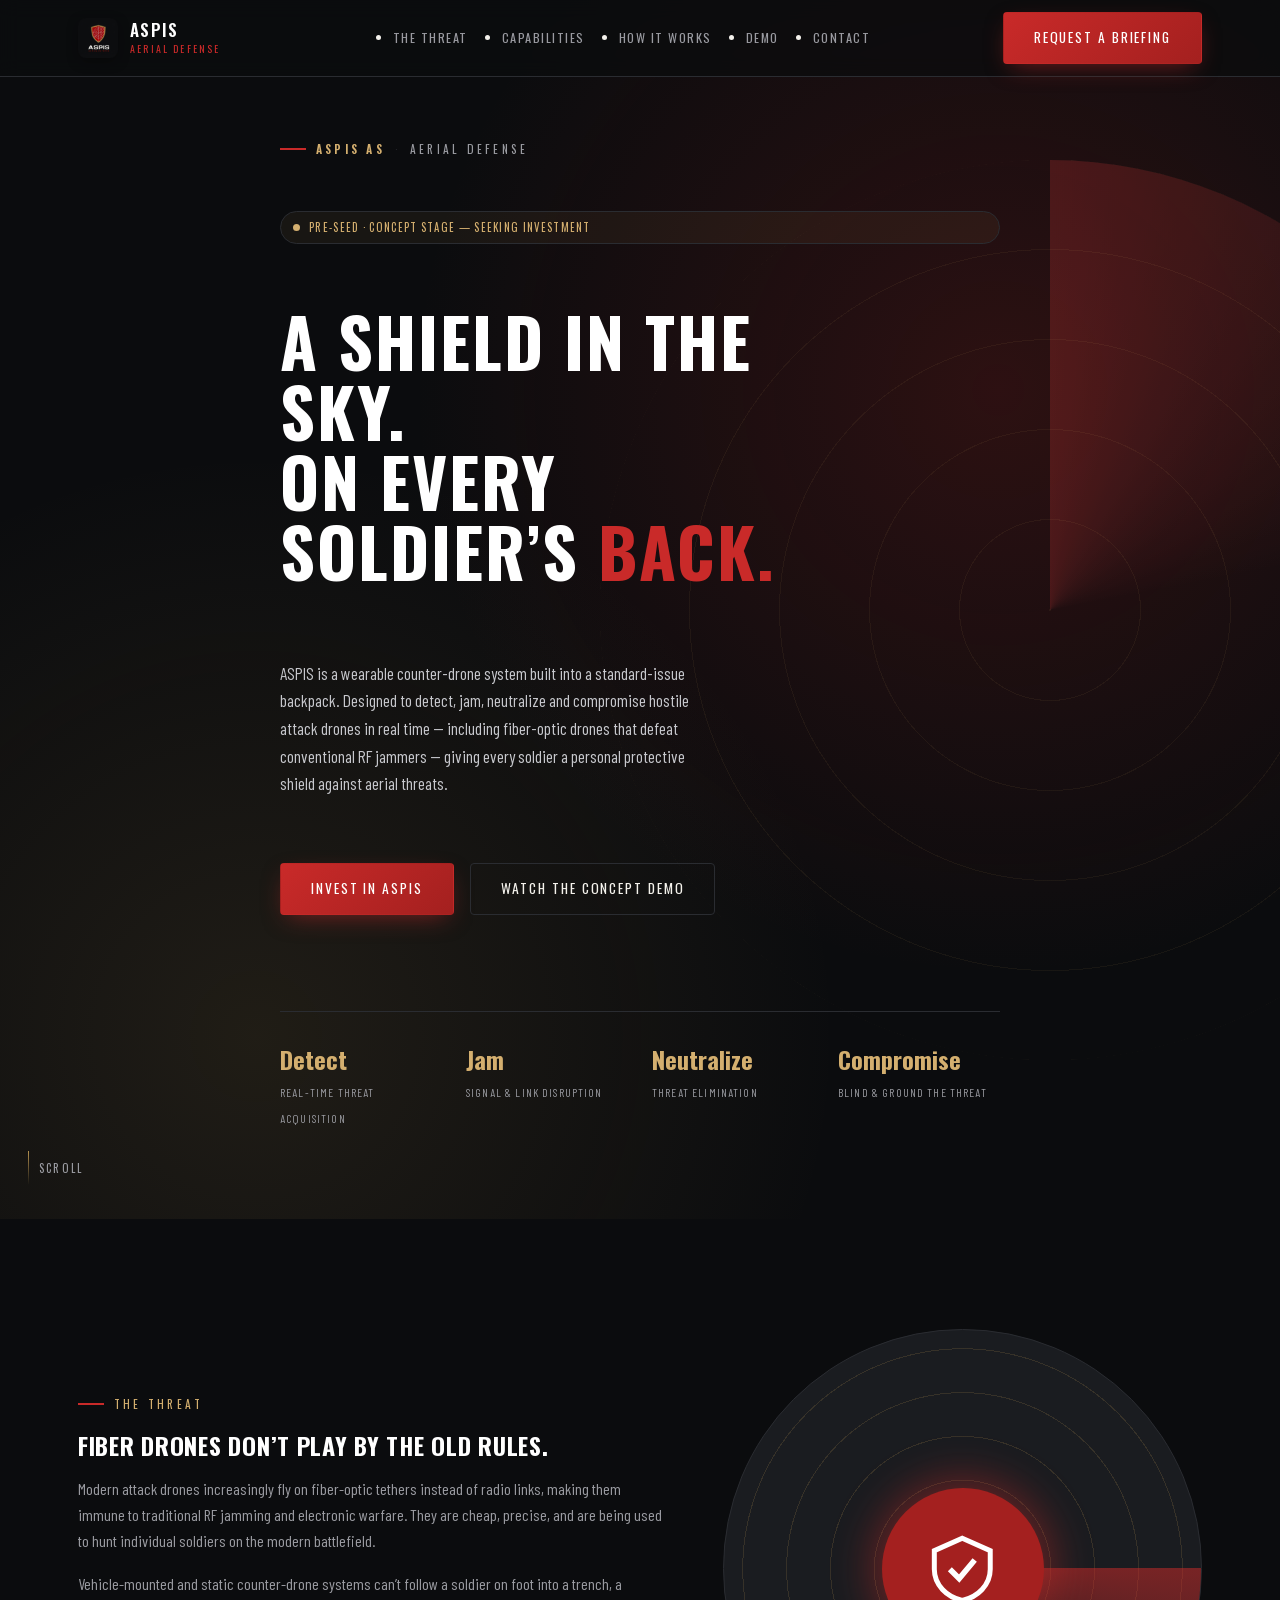
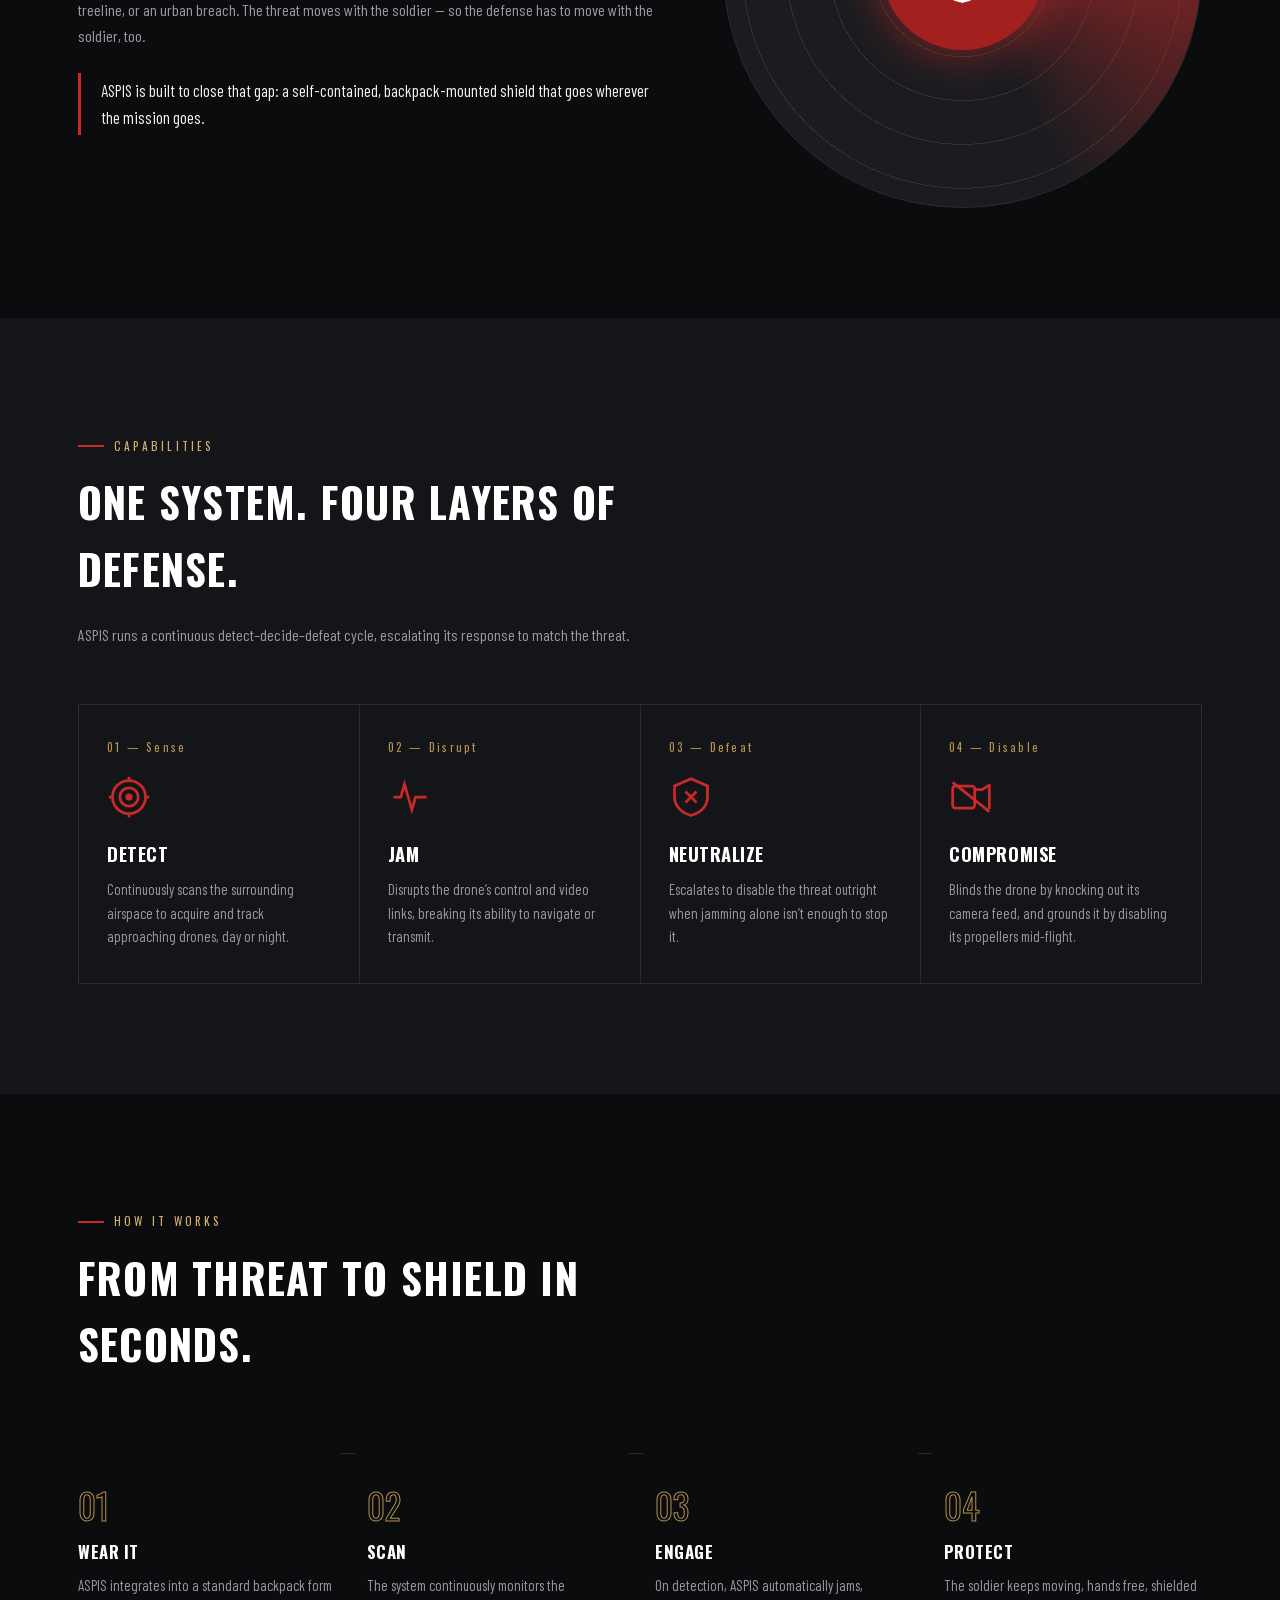
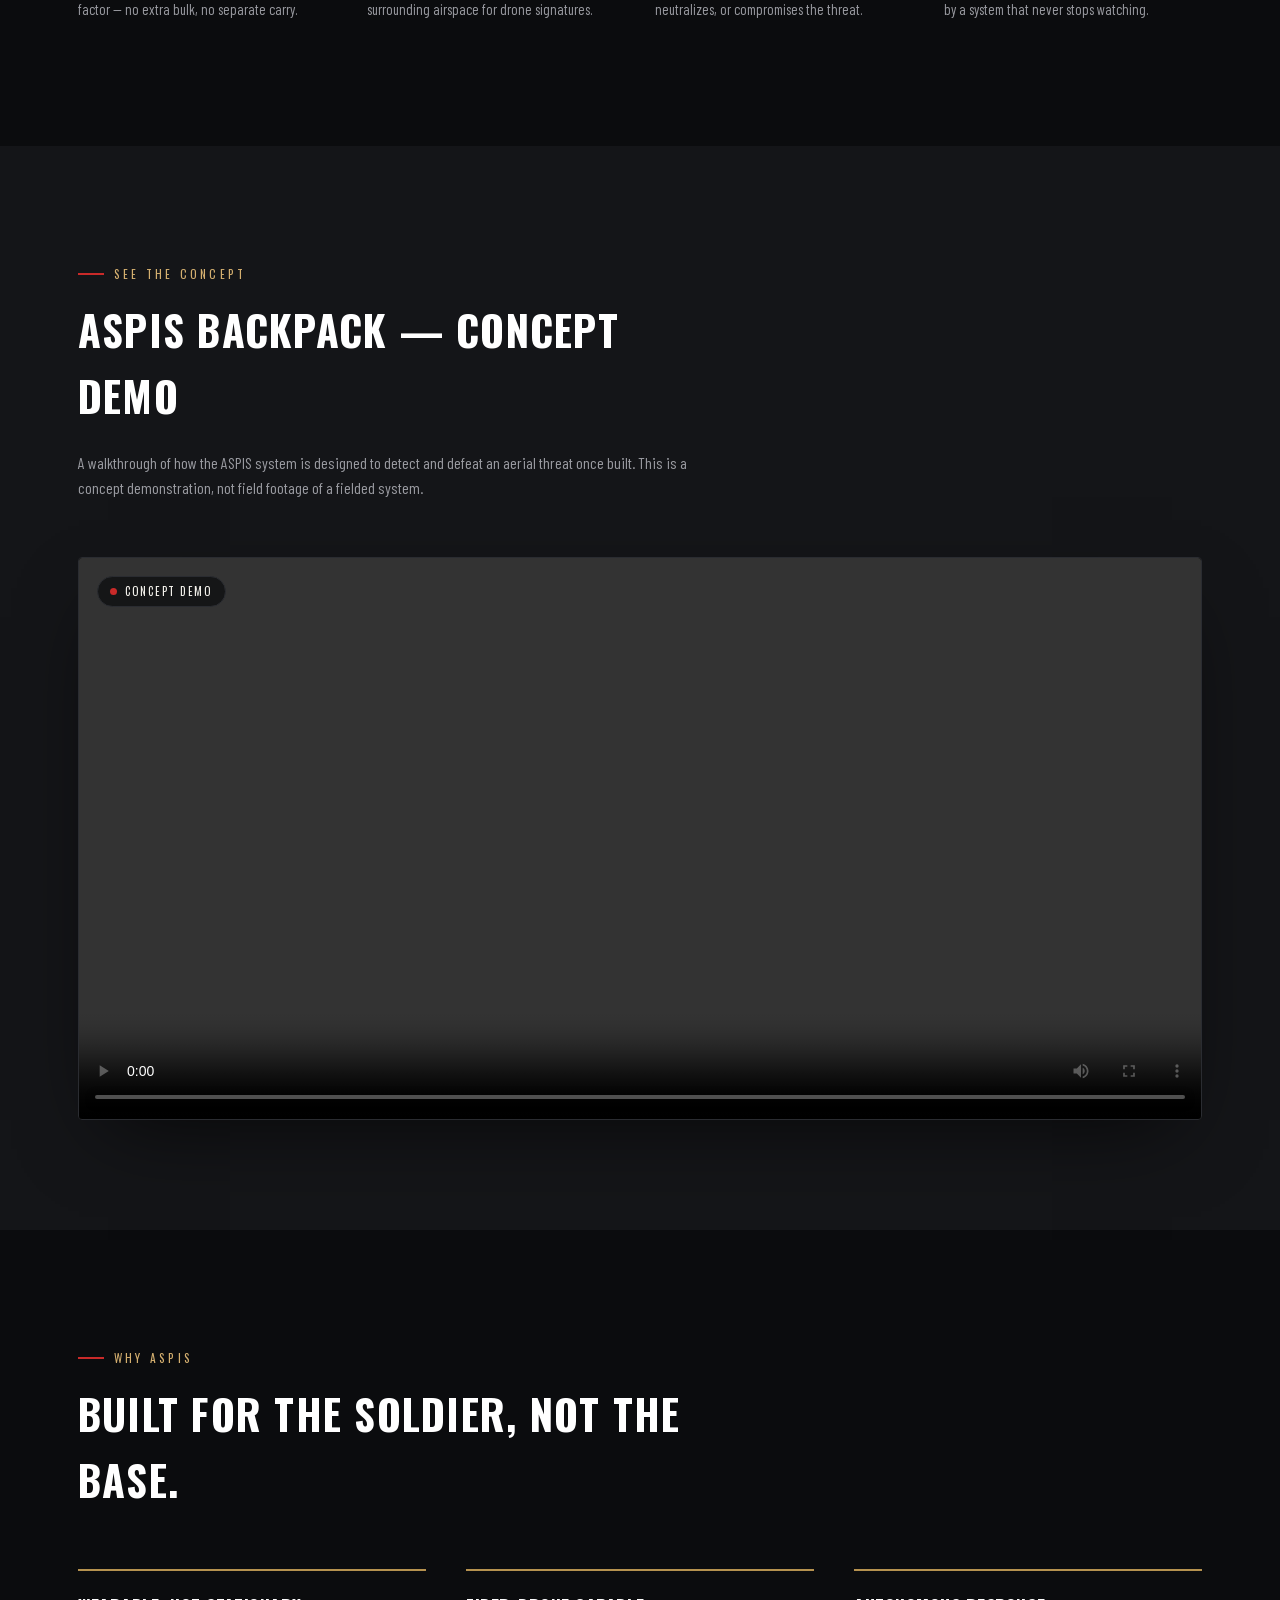
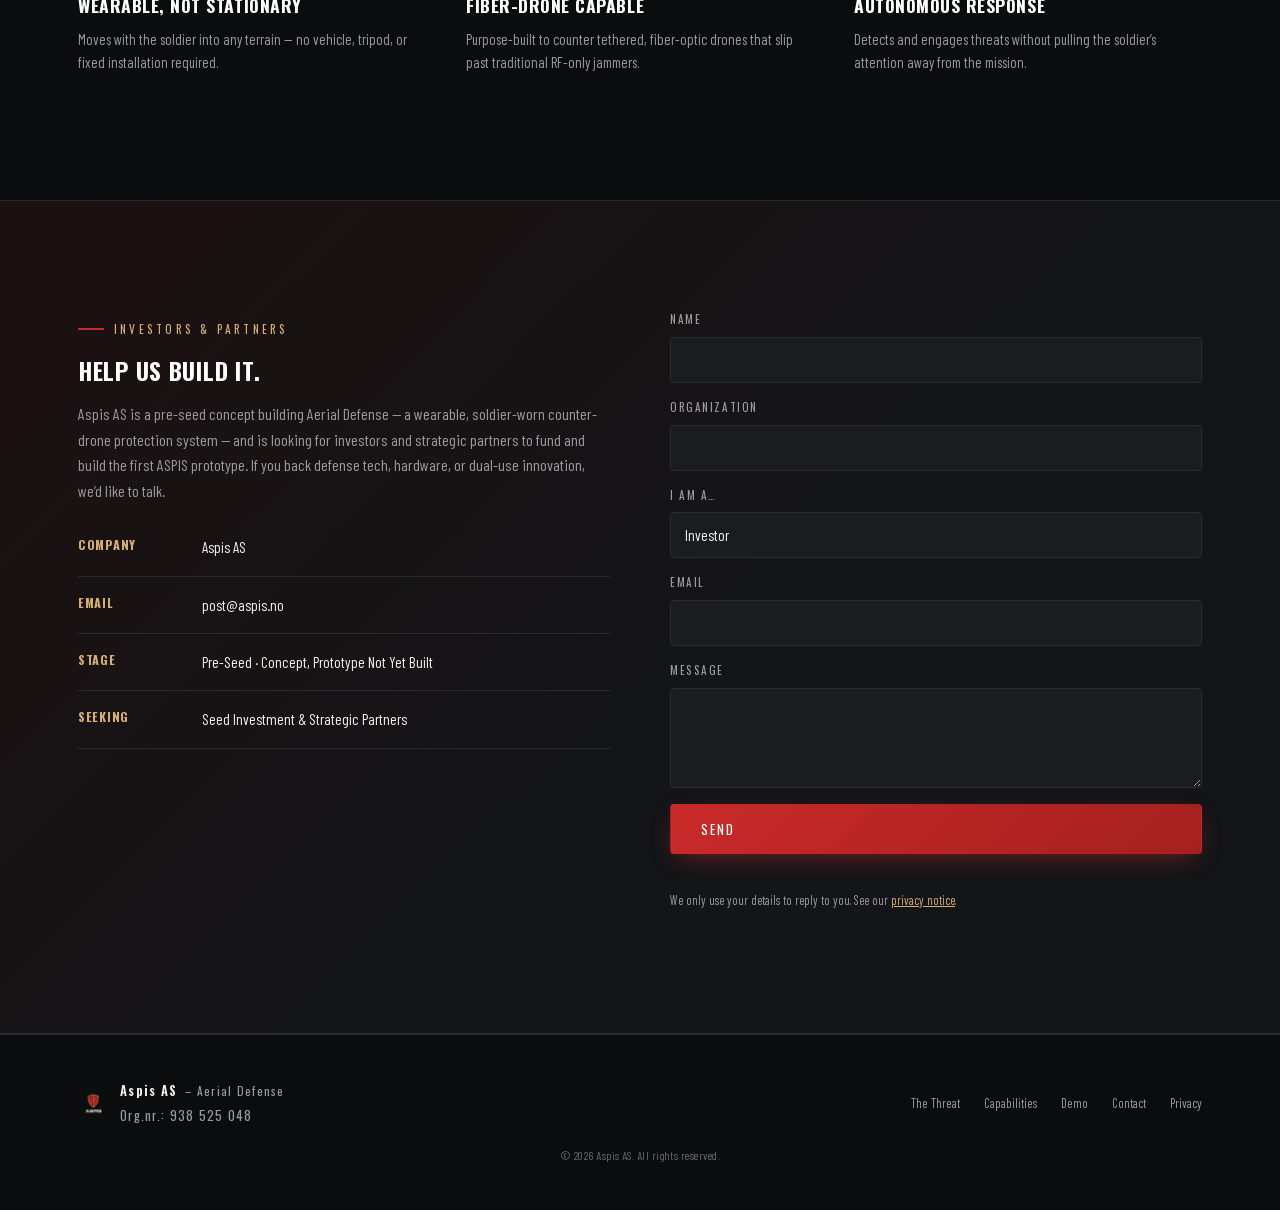
<file: index.html>
<!DOCTYPE html>
<html lang="en">
<head>
<meta charset="UTF-8">
<meta name="viewport" content="width=device-width, initial-scale=1.0">
<title>Aspis AS &mdash; Aerial Defense: Wearable Counter-Drone Protection</title>
<meta name="description" content="ASPIS is a soldier-worn backpack system that detects, jams, neutralizes and compromises hostile attack drones — including fiber-optic drones — in real time.">
<link rel="icon" type="image/png" href="AspisLogo_White.png">
<link rel="stylesheet" href="fonts.css">
<link rel="stylesheet" href="styles.css">
</head>
<body>

<header class="site">
  <nav class="nav">
    <a href="#top" class="brand">
      <img src="AspisLogo_Special.png" alt="Aspis AS logo" class="brand-mark">
      <span class="brand-text">
        <span class="name">ASPIS</span><br>
        <span class="sub">AERIAL DEFENSE</span>
      </span>
    </a>
    <ul class="nav-links" id="navLinks">
      <li><a href="#threat">The Threat</a></li>
      <li><a href="#capabilities">Capabilities</a></li>
      <li><a href="#how">How It Works</a></li>
      <li><a href="#demo">Demo</a></li>
      <li><a href="#contact">Contact</a></li>
    </ul>
    <a href="#contact" class="btn btn-primary nav-cta">Request a Briefing</a>
    <button class="nav-toggle" id="navToggle" aria-label="Toggle menu">
      <span></span><span></span><span></span>
    </button>
  </nav>
</header>

<main id="top">

  <!-- HERO -->
  <section class="hero">
    <div class="wrap">
      <div class="eyebrow"><span class="eyebrow-name">Aspis AS</span><span class="eyebrow-sep">&middot;</span><span class="eyebrow-tag">Aerial Defense</span></div>
      <div class="stage-badge"><span class="dot"></span>Pre-Seed &middot; Concept Stage &mdash; Seeking Investment</div>
      <h1>A Shield in the Sky.<br>On Every Soldier&rsquo;s <span>Back.</span></h1>
      <p class="lead">ASPIS is a wearable counter-drone system built into a standard-issue backpack. Designed to detect, jam, neutralize and compromise hostile attack drones in real time &mdash; including fiber-optic drones that defeat conventional RF jammers &mdash; giving every soldier a personal protective shield against aerial threats.</p>
      <div class="hero-actions">
        <a href="#contact" class="btn btn-primary">Invest in ASPIS</a>
        <a href="#demo" class="btn btn-ghost">Watch the Concept Demo</a>
      </div>
      <div class="hero-stats">
        <div class="stat"><b>Detect</b><span>Real-Time Threat Acquisition</span></div>
        <div class="stat"><b>Jam</b><span>Signal &amp; Link Disruption</span></div>
        <div class="stat"><b>Neutralize</b><span>Threat Elimination</span></div>
        <div class="stat"><b>Compromise</b><span>Blind &amp; Ground the Threat</span></div>
      </div>
    </div>
    <div class="scroll-cue"><span class="bar"></span>SCROLL</div>
  </section>

  <!-- THREAT -->
  <section id="threat">
    <div class="wrap threat-grid">
      <div class="threat-copy reveal">
        <div class="eyebrow">The Threat</div>
        <h2>Fiber Drones Don&rsquo;t Play by the Old Rules.</h2>
        <p>Modern attack drones increasingly fly on fiber-optic tethers instead of radio links, making them immune to traditional RF jamming and electronic warfare. They are cheap, precise, and are being used to hunt individual soldiers on the modern battlefield.</p>
        <p>Vehicle-mounted and static counter-drone systems can&rsquo;t follow a soldier on foot into a trench, a treeline, or an urban breach. The threat moves with the soldier &mdash; so the defense has to move with the soldier, too.</p>
        <p class="highlight">ASPIS is built to close that gap: a self-contained, backpack-mounted shield that goes wherever the mission goes.</p>
      </div>
      <div class="threat-visual reveal">
        <div class="core">
          <svg viewBox="0 0 24 24" fill="none" stroke="#fff" stroke-width="1.6"><path d="M12 2 L21 6 V12 C21 17 17 21 12 22 C7 21 3 17 3 12 V6 Z"/><path d="M8 12 L11 15 L16 9" stroke-width="1.8"/></svg>
        </div>
      </div>
    </div>
  </section>

  <!-- CAPABILITIES -->
  <section id="capabilities" class="alt">
    <div class="wrap">
      <div class="section-head reveal">
        <div class="eyebrow">Capabilities</div>
        <h2>One System. Four Layers of Defense.</h2>
        <p>ASPIS runs a continuous detect&ndash;decide&ndash;defeat cycle, escalating its response to match the threat.</p>
      </div>
      <div class="cap-grid reveal">
        <div class="cap-card">
          <div class="idx">01 &mdash; Sense</div>
          <div class="icon"><svg viewBox="0 0 24 24" fill="none" stroke="currentColor" stroke-width="1.5"><circle cx="12" cy="12" r="9"/><circle cx="12" cy="12" r="5"/><circle cx="12" cy="12" r="1.2" fill="currentColor"/><path d="M12 3 V1M12 23v-2M3 12H1m22 0h-2"/></svg></div>
          <h3>Detect</h3>
          <p>Continuously scans the surrounding airspace to acquire and track approaching drones, day or night.</p>
        </div>
        <div class="cap-card">
          <div class="idx">02 &mdash; Disrupt</div>
          <div class="icon"><svg viewBox="0 0 24 24" fill="none" stroke="currentColor" stroke-width="1.5"><path d="M3 12h4l2-7 4 14 2-7h6"/></svg></div>
          <h3>Jam</h3>
          <p>Disrupts the drone&rsquo;s control and video links, breaking its ability to navigate or transmit.</p>
        </div>
        <div class="cap-card">
          <div class="idx">03 &mdash; Defeat</div>
          <div class="icon"><svg viewBox="0 0 24 24" fill="none" stroke="currentColor" stroke-width="1.5"><path d="M12 2 L21 6 V12 C21 17 17 21 12 22 C7 21 3 17 3 12 V6 Z"/><path d="M9 9l6 6M15 9l-6 6"/></svg></div>
          <h3>Neutralize</h3>
          <p>Escalates to disable the threat outright when jamming alone isn&rsquo;t enough to stop it.</p>
        </div>
        <div class="cap-card">
          <div class="idx">04 &mdash; Disable</div>
          <div class="icon"><svg viewBox="0 0 24 24" fill="none" stroke="currentColor" stroke-width="1.5"><path d="M2 4 L22 20"/><path d="M14 8h4l4-2.5v13" stroke-linejoin="round"/><rect x="2" y="6" width="12" height="12" rx="1.5"/></svg></div>
          <h3>Compromise</h3>
          <p>Blinds the drone by knocking out its camera feed, and grounds it by disabling its propellers mid-flight.</p>
        </div>
      </div>
    </div>
  </section>

  <!-- HOW IT WORKS -->
  <section id="how">
    <div class="wrap">
      <div class="section-head reveal">
        <div class="eyebrow">How It Works</div>
        <h2>From Threat to Shield in Seconds.</h2>
      </div>
      <div class="steps reveal">
        <div class="step">
          <h3>Wear It</h3>
          <p>ASPIS integrates into a standard backpack form factor &mdash; no extra bulk, no separate carry.</p>
        </div>
        <div class="step">
          <h3>Scan</h3>
          <p>The system continuously monitors the surrounding airspace for drone signatures.</p>
        </div>
        <div class="step">
          <h3>Engage</h3>
          <p>On detection, ASPIS automatically jams, neutralizes, or compromises the threat.</p>
        </div>
        <div class="step">
          <h3>Protect</h3>
          <p>The soldier keeps moving, hands free, shielded by a system that never stops watching.</p>
        </div>
      </div>
    </div>
  </section>

  <!-- DEMO -->
  <section id="demo" class="alt">
    <div class="wrap">
      <div class="section-head reveal">
        <div class="eyebrow">See The Concept</div>
        <h2>ASPIS Backpack &mdash; Concept Demo</h2>
        <p>A walkthrough of how the ASPIS system is designed to detect and defeat an aerial threat once built. This is a concept demonstration, not field footage of a fielded system.</p>
      </div>
      <div class="demo-shell reveal">
        <div class="demo-tag"><span class="dot"></span>Concept Demo</div>
        <video controls preload="metadata" poster="">
          <source src="Aspis%20Backpack.mp4" type="video/mp4">
          Your browser does not support embedded video. <a href="Aspis%20Backpack.mp4">Download the demo video</a>.
        </video>
      </div>
    </div>
  </section>

  <!-- WHY -->
  <section id="why">
    <div class="wrap">
      <div class="section-head reveal">
        <div class="eyebrow">Why ASPIS</div>
        <h2>Built For The Soldier, Not The Base.</h2>
      </div>
      <div class="why-grid reveal">
        <div class="why-item">
          <h3>Wearable, Not Stationary</h3>
          <p>Moves with the soldier into any terrain &mdash; no vehicle, tripod, or fixed installation required.</p>
        </div>
        <div class="why-item">
          <h3>Fiber-Drone Capable</h3>
          <p>Purpose-built to counter tethered, fiber-optic drones that slip past traditional RF-only jammers.</p>
        </div>
        <div class="why-item">
          <h3>Autonomous Response</h3>
          <p>Detects and engages threats without pulling the soldier&rsquo;s attention away from the mission.</p>
        </div>
      </div>
    </div>
  </section>

  <!-- CTA / CONTACT -->
  <section id="contact" class="cta-section">
    <div class="wrap cta-grid">
      <div class="reveal">
        <div class="eyebrow">Investors &amp; Partners</div>
        <h2>Help Us Build It.</h2>
        <p>Aspis AS is a pre-seed concept building Aerial Defense &mdash; a wearable, soldier-worn counter-drone protection system &mdash; and is looking for investors and strategic partners to fund and build the first ASPIS prototype. If you back defense tech, hardware, or dual-use innovation, we&rsquo;d like to talk.</p>
        <div class="contact-info">
          <div class="row"><b>Company</b><span>Aspis AS</span></div>
          <div class="row"><b>Email</b><span>post@aspis.no</span></div>
          <div class="row"><b>Stage</b><span>Pre-Seed &middot; Concept, Prototype Not Yet Built</span></div>
          <div class="row"><b>Seeking</b><span>Seed Investment &amp; Strategic Partners</span></div>
        </div>
      </div>
      <form class="contact-form reveal" id="contactForm" action="https://api.web3forms.com/submit" method="POST">
        <input type="hidden" name="access_key" value="a74cc7d0-c41f-4fce-bae7-a5a1d90beafd">
        <input type="hidden" name="subject" value="New enquiry from aspis.no">
        <input type="checkbox" name="botcheck" style="display: none" tabindex="-1" autocomplete="off">
        <div class="field">
          <label for="name">Name</label>
          <input type="text" id="name" name="name" required>
        </div>
        <div class="field">
          <label for="org">Organization</label>
          <input type="text" id="org" name="org">
        </div>
        <div class="field">
          <label for="role">I am a&hellip;</label>
          <select id="role" name="role">
            <option value="investor">Investor</option>
            <option value="partner">Strategic / Industry Partner</option>
            <option value="press">Press / Media</option>
            <option value="other">Other</option>
          </select>
        </div>
        <div class="field">
          <label for="email">Email</label>
          <input type="email" id="email" name="email" required>
        </div>
        <div class="field">
          <label for="message">Message</label>
          <textarea id="message" name="message" rows="4" required></textarea>
        </div>
        <button type="submit" class="btn btn-primary">Send</button>
        <p class="form-note" id="formNote" aria-live="polite"></p>
        <p class="form-note form-privacy">We only use your details to reply to you. See our <a href="privacy.html">privacy notice</a>.</p>
      </form>
    </div>
  </section>

</main>

<footer>
  <div class="wrap">
    <div class="footer-grid">
      <div class="footer-brand">
        <img src="AspisLogo_Special.png" alt="Aspis AS logo">
        <span class="footer-brand-text">
          <span class="footer-brand-line"><b>Aspis AS</b><i>Aerial Defense</i></span>
          <span class="footer-orgnr">Org.nr.: 938 525 048</span>
        </span>
      </div>
      <div class="footer-links">
        <a href="#threat">The Threat</a>
        <a href="#capabilities">Capabilities</a>
        <a href="#demo">Demo</a>
        <a href="#contact">Contact</a>
        <a href="privacy.html">Privacy</a>
      </div>
    </div>
    <p class="footer-fine">&copy; <span id="year"></span> Aspis AS. All rights reserved.</p>
  </div>
</footer>

<script src="script.js"></script>
</body>
</html>
</file>
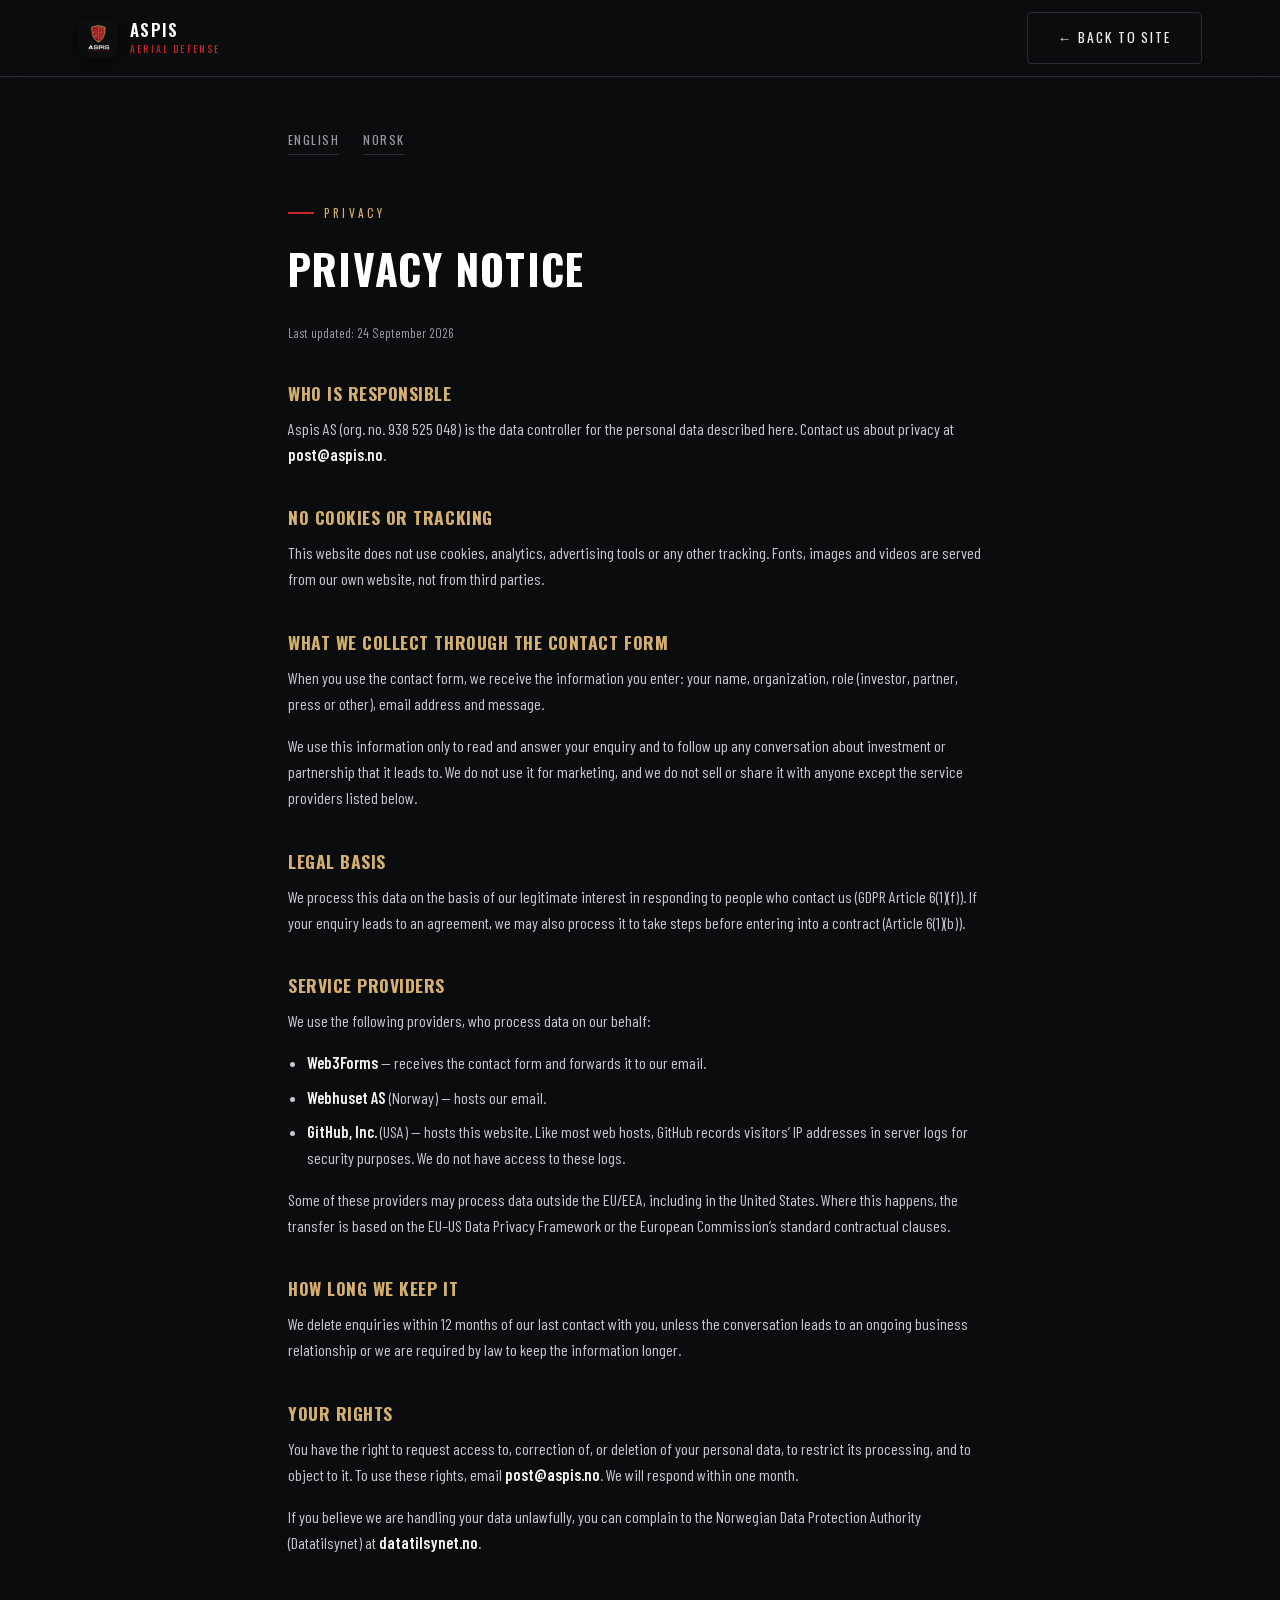
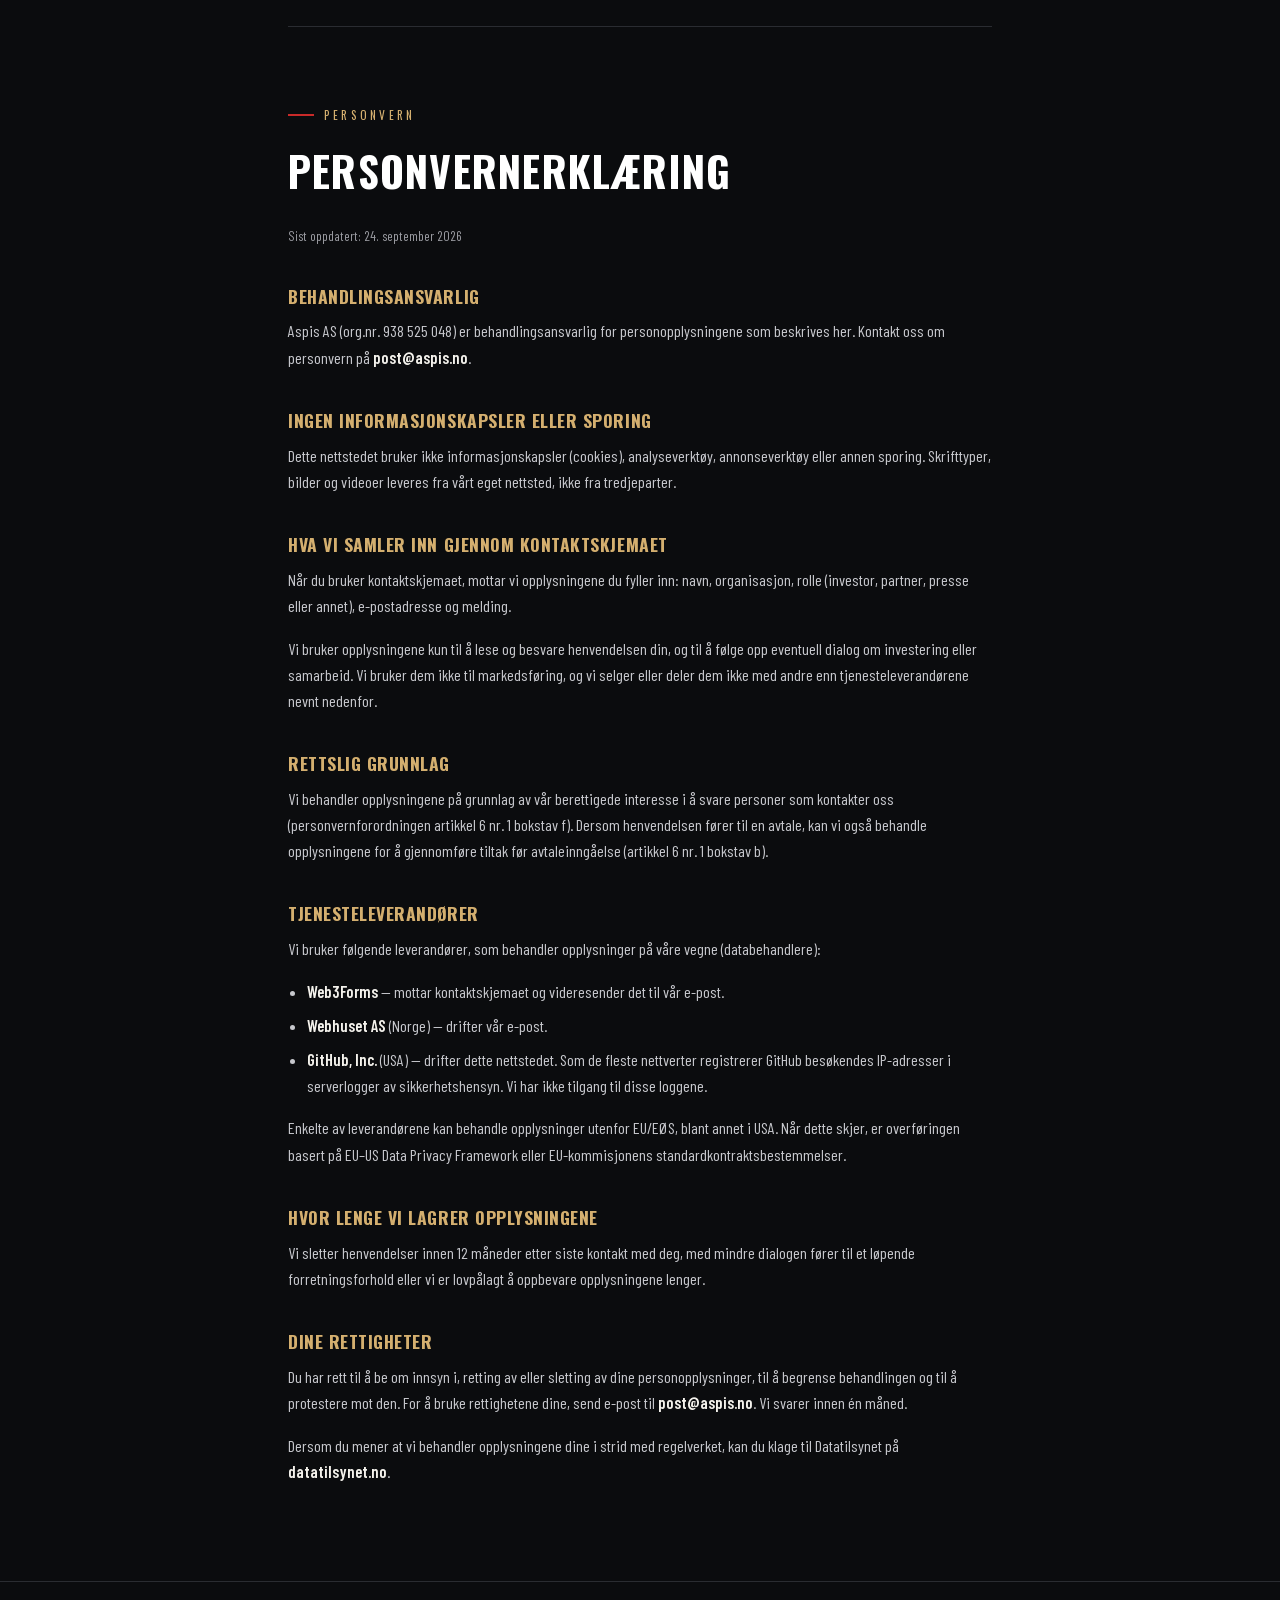
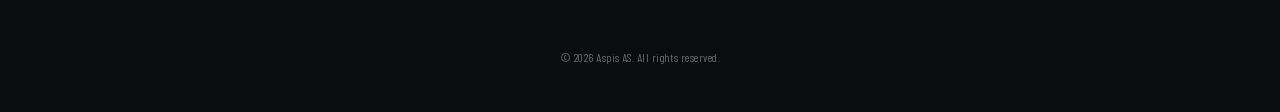
<file: privacy.html>
<!DOCTYPE html>
<html lang="en">
<head>
<meta charset="UTF-8">
<meta name="viewport" content="width=device-width, initial-scale=1.0">
<title>Privacy Notice / Personvernerklæring &mdash; Aspis AS</title>
<meta name="description" content="How Aspis AS handles personal data submitted through aspis.no.">
<link rel="icon" type="image/png" href="AspisLogo_White.png">
<link rel="stylesheet" href="fonts.css">
<link rel="stylesheet" href="styles.css">
</head>
<body>

<header class="site">
  <nav class="nav">
    <a href="index.html" class="brand">
      <img src="AspisLogo_Special.png" alt="Aspis AS logo" class="brand-mark">
      <span class="brand-text">
        <span class="name">ASPIS</span><br>
        <span class="sub">AERIAL DEFENSE</span>
      </span>
    </a>
    <a href="index.html" class="btn btn-ghost">&larr; Back to site</a>
  </nav>
</header>

<main class="legal">
  <div class="wrap">

    <div class="lang-switch">
      <a href="#en">English</a>
      <a href="#no">Norsk</a>
    </div>

    <!-- ENGLISH -->
    <article id="en" lang="en">
      <div class="eyebrow">Privacy</div>
      <h1>Privacy Notice</h1>
      <p class="updated">Last updated: 24 September 2026</p>

      <h2>Who is responsible</h2>
      <p>Aspis AS (org. no. 938 525 048) is the data controller for the personal data described here. Contact us about privacy at <b>post@aspis.no</b>.</p>

      <h2>No cookies or tracking</h2>
      <p>This website does not use cookies, analytics, advertising tools or any other tracking. Fonts, images and videos are served from our own website, not from third parties.</p>

      <h2>What we collect through the contact form</h2>
      <p>When you use the contact form, we receive the information you enter: your name, organization, role (investor, partner, press or other), email address and message.</p>
      <p>We use this information only to read and answer your enquiry and to follow up any conversation about investment or partnership that it leads to. We do not use it for marketing, and we do not sell or share it with anyone except the service providers listed below.</p>

      <h2>Legal basis</h2>
      <p>We process this data on the basis of our legitimate interest in responding to people who contact us (GDPR Article 6(1)(f)). If your enquiry leads to an agreement, we may also process it to take steps before entering into a contract (Article 6(1)(b)).</p>

      <h2>Service providers</h2>
      <p>We use the following providers, who process data on our behalf:</p>
      <ul>
        <li><b>Web3Forms</b> &mdash; receives the contact form and forwards it to our email.</li>
        <li><b>Webhuset AS</b> (Norway) &mdash; hosts our email.</li>
        <li><b>GitHub, Inc.</b> (USA) &mdash; hosts this website. Like most web hosts, GitHub records visitors&rsquo; IP addresses in server logs for security purposes. We do not have access to these logs.</li>
      </ul>
      <p>Some of these providers may process data outside the EU/EEA, including in the United States. Where this happens, the transfer is based on the EU&ndash;US Data Privacy Framework or the European Commission&rsquo;s standard contractual clauses.</p>

      <h2>How long we keep it</h2>
      <p>We delete enquiries within 12 months of our last contact with you, unless the conversation leads to an ongoing business relationship or we are required by law to keep the information longer.</p>

      <h2>Your rights</h2>
      <p>You have the right to request access to, correction of, or deletion of your personal data, to restrict its processing, and to object to it. To use these rights, email <b>post@aspis.no</b>. We will respond within one month.</p>
      <p>If you believe we are handling your data unlawfully, you can complain to the Norwegian Data Protection Authority (Datatilsynet) at <b>datatilsynet.no</b>.</p>
    </article>

    <hr>

    <!-- NORSK -->
    <article id="no" lang="no">
      <div class="eyebrow">Personvern</div>
      <h1>Personvernerklæring</h1>
      <p class="updated">Sist oppdatert: 24. september 2026</p>

      <h2>Behandlingsansvarlig</h2>
      <p>Aspis AS (org.nr. 938 525 048) er behandlingsansvarlig for personopplysningene som beskrives her. Kontakt oss om personvern på <b>post@aspis.no</b>.</p>

      <h2>Ingen informasjonskapsler eller sporing</h2>
      <p>Dette nettstedet bruker ikke informasjonskapsler (cookies), analyseverktøy, annonseverktøy eller annen sporing. Skrifttyper, bilder og videoer leveres fra vårt eget nettsted, ikke fra tredjeparter.</p>

      <h2>Hva vi samler inn gjennom kontaktskjemaet</h2>
      <p>Når du bruker kontaktskjemaet, mottar vi opplysningene du fyller inn: navn, organisasjon, rolle (investor, partner, presse eller annet), e-postadresse og melding.</p>
      <p>Vi bruker opplysningene kun til å lese og besvare henvendelsen din, og til å følge opp eventuell dialog om investering eller samarbeid. Vi bruker dem ikke til markedsføring, og vi selger eller deler dem ikke med andre enn tjenesteleverandørene nevnt nedenfor.</p>

      <h2>Rettslig grunnlag</h2>
      <p>Vi behandler opplysningene på grunnlag av vår berettigede interesse i å svare personer som kontakter oss (personvernforordningen artikkel 6 nr. 1 bokstav f). Dersom henvendelsen fører til en avtale, kan vi også behandle opplysningene for å gjennomføre tiltak før avtaleinngåelse (artikkel 6 nr. 1 bokstav b).</p>

      <h2>Tjenesteleverandører</h2>
      <p>Vi bruker følgende leverandører, som behandler opplysninger på våre vegne (databehandlere):</p>
      <ul>
        <li><b>Web3Forms</b> &mdash; mottar kontaktskjemaet og videresender det til vår e-post.</li>
        <li><b>Webhuset AS</b> (Norge) &mdash; drifter vår e-post.</li>
        <li><b>GitHub, Inc.</b> (USA) &mdash; drifter dette nettstedet. Som de fleste nettverter registrerer GitHub besøkendes IP-adresser i serverlogger av sikkerhetshensyn. Vi har ikke tilgang til disse loggene.</li>
      </ul>
      <p>Enkelte av leverandørene kan behandle opplysninger utenfor EU/EØS, blant annet i USA. Når dette skjer, er overføringen basert på EU&ndash;US Data Privacy Framework eller EU-kommisjonens standardkontraktsbestemmelser.</p>

      <h2>Hvor lenge vi lagrer opplysningene</h2>
      <p>Vi sletter henvendelser innen 12 måneder etter siste kontakt med deg, med mindre dialogen fører til et løpende forretningsforhold eller vi er lovpålagt å oppbevare opplysningene lenger.</p>

      <h2>Dine rettigheter</h2>
      <p>Du har rett til å be om innsyn i, retting av eller sletting av dine personopplysninger, til å begrense behandlingen og til å protestere mot den. For å bruke rettighetene dine, send e-post til <b>post@aspis.no</b>. Vi svarer innen én måned.</p>
      <p>Dersom du mener at vi behandler opplysningene dine i strid med regelverket, kan du klage til Datatilsynet på <b>datatilsynet.no</b>.</p>
    </article>

  </div>
</main>

<footer>
  <div class="wrap">
    <p class="footer-fine">&copy; <span id="year"></span> Aspis AS. All rights reserved.</p>
  </div>
</footer>

<script>document.getElementById('year').textContent = new Date().getFullYear();</script>
</body>
</html>
</file>
<file: fonts.css>
/* Barlow Condensed 400 – latin-ext */
@font-face {
  font-family: 'Barlow Condensed';
  font-style: normal;
  font-weight: 400;
  font-display: swap;
  src: url('fonts/barlow-condensed-400-latin-ext.woff2') format('woff2');
  unicode-range: U+0100-02BA, U+02BD-02C5, U+02C7-02CC, U+02CE-02D7, U+02DD-02FF, U+0304, U+0308, U+0329, U+1D00-1DBF, U+1E00-1E9F, U+1EF2-1EFF, U+2020, U+20A0-20AB, U+20AD-20C0, U+2113, U+2C60-2C7F, U+A720-A7FF;
}

/* Barlow Condensed 400 – latin */
@font-face {
  font-family: 'Barlow Condensed';
  font-style: normal;
  font-weight: 400;
  font-display: swap;
  src: url('fonts/barlow-condensed-400-latin.woff2') format('woff2');
  unicode-range: U+0000-00FF, U+0131, U+0152-0153, U+02BB-02BC, U+02C6, U+02DA, U+02DC, U+0304, U+0308, U+0329, U+2000-206F, U+20AC, U+2122, U+2191, U+2193, U+2212, U+2215, U+FEFF, U+FFFD;
}

/* Barlow Condensed 500 – latin-ext */
@font-face {
  font-family: 'Barlow Condensed';
  font-style: normal;
  font-weight: 500;
  font-display: swap;
  src: url('fonts/barlow-condensed-500-latin-ext.woff2') format('woff2');
  unicode-range: U+0100-02BA, U+02BD-02C5, U+02C7-02CC, U+02CE-02D7, U+02DD-02FF, U+0304, U+0308, U+0329, U+1D00-1DBF, U+1E00-1E9F, U+1EF2-1EFF, U+2020, U+20A0-20AB, U+20AD-20C0, U+2113, U+2C60-2C7F, U+A720-A7FF;
}

/* Barlow Condensed 500 – latin */
@font-face {
  font-family: 'Barlow Condensed';
  font-style: normal;
  font-weight: 500;
  font-display: swap;
  src: url('fonts/barlow-condensed-500-latin.woff2') format('woff2');
  unicode-range: U+0000-00FF, U+0131, U+0152-0153, U+02BB-02BC, U+02C6, U+02DA, U+02DC, U+0304, U+0308, U+0329, U+2000-206F, U+20AC, U+2122, U+2191, U+2193, U+2212, U+2215, U+FEFF, U+FFFD;
}

/* Barlow Condensed 600 – latin-ext */
@font-face {
  font-family: 'Barlow Condensed';
  font-style: normal;
  font-weight: 600;
  font-display: swap;
  src: url('fonts/barlow-condensed-600-latin-ext.woff2') format('woff2');
  unicode-range: U+0100-02BA, U+02BD-02C5, U+02C7-02CC, U+02CE-02D7, U+02DD-02FF, U+0304, U+0308, U+0329, U+1D00-1DBF, U+1E00-1E9F, U+1EF2-1EFF, U+2020, U+20A0-20AB, U+20AD-20C0, U+2113, U+2C60-2C7F, U+A720-A7FF;
}

/* Barlow Condensed 600 – latin */
@font-face {
  font-family: 'Barlow Condensed';
  font-style: normal;
  font-weight: 600;
  font-display: swap;
  src: url('fonts/barlow-condensed-600-latin.woff2') format('woff2');
  unicode-range: U+0000-00FF, U+0131, U+0152-0153, U+02BB-02BC, U+02C6, U+02DA, U+02DC, U+0304, U+0308, U+0329, U+2000-206F, U+20AC, U+2122, U+2191, U+2193, U+2212, U+2215, U+FEFF, U+FFFD;
}

/* Oswald 400 700 – latin-ext */
@font-face {
  font-family: 'Oswald';
  font-style: normal;
  font-weight: 400 700;
  font-display: swap;
  src: url('fonts/oswald-latin-ext.woff2') format('woff2');
  unicode-range: U+0100-02BA, U+02BD-02C5, U+02C7-02CC, U+02CE-02D7, U+02DD-02FF, U+0304, U+0308, U+0329, U+1D00-1DBF, U+1E00-1E9F, U+1EF2-1EFF, U+2020, U+20A0-20AB, U+20AD-20C0, U+2113, U+2C60-2C7F, U+A720-A7FF;
}

/* Oswald 400 700 – latin */
@font-face {
  font-family: 'Oswald';
  font-style: normal;
  font-weight: 400 700;
  font-display: swap;
  src: url('fonts/oswald-latin.woff2') format('woff2');
  unicode-range: U+0000-00FF, U+0131, U+0152-0153, U+02BB-02BC, U+02C6, U+02DA, U+02DC, U+0304, U+0308, U+0329, U+2000-206F, U+20AC, U+2122, U+2191, U+2193, U+2212, U+2215, U+FEFF, U+FFFD;
}
</file>
<file: styles.css>
:root {
  --bg: #0b0c0e;
  --bg-alt: #141518;
  --panel: #1a1c20;
  --line: #2a2c31;
  --red: #a4201f;
  --red-bright: #c92a29;
  --gold: #b6924f;
  --gold-bright: #d4af6f;
  --ink: #2b2b2e;
  --paper: #f4f2ec;
  --muted: #9a9ba1;
  --white: #ffffff;
  --radius: 4px;
  --maxw: 1180px;
}

* { box-sizing: border-box; }
html { scroll-behavior: smooth; }

body {
  margin: 0;
  background: var(--bg);
  color: var(--paper);
  font-family: 'Barlow Condensed', 'Arial Narrow', Arial, sans-serif;
  font-size: 16px;
  line-height: 1.6;
  overflow-x: hidden;
}

h1, h2, h3, h4 {
  font-family: 'Oswald', 'Barlow Condensed', Arial, sans-serif;
  text-transform: uppercase;
  letter-spacing: 0.03em;
  margin: 0 0 0.5em;
  color: var(--white);
}

p { color: var(--muted); margin: 0 0 1em; }

a { color: inherit; text-decoration: none; }

img { max-width: 100%; display: block; }

.wrap {
  max-width: var(--maxw);
  margin: 0 auto;
  padding: 0 28px;
}

.eyebrow {
  display: inline-flex;
  align-items: center;
  gap: 10px;
  font-family: 'Oswald', Arial, sans-serif;
  font-size: 0.72rem;
  letter-spacing: 0.28em;
  text-transform: uppercase;
  color: var(--gold-bright);
  margin-bottom: 1.1em;
}
.eyebrow::before {
  content: "";
  width: 26px;
  height: 2px;
  background: var(--red-bright);
}
.eyebrow-name { color: var(--gold-bright); font-weight: 600; }
.eyebrow-sep { color: var(--line); font-size: 0.85em; }
.eyebrow-tag { color: var(--muted); font-weight: 400; }

.btn {
  display: inline-flex;
  align-items: center;
  gap: 10px;
  padding: 14px 30px;
  border-radius: var(--radius);
  font-family: 'Oswald', Arial, sans-serif;
  font-size: 0.85rem;
  letter-spacing: 0.14em;
  text-transform: uppercase;
  cursor: pointer;
  border: 1px solid transparent;
  transition: transform 0.2s ease, box-shadow 0.2s ease, background 0.2s ease, color 0.2s ease;
}
.btn-primary {
  background: linear-gradient(135deg, var(--red-bright), var(--red));
  color: var(--white);
  box-shadow: 0 8px 24px -8px rgba(196, 42, 41, 0.6);
}
.btn-primary:hover { transform: translateY(-2px); box-shadow: 0 12px 28px -8px rgba(196, 42, 41, 0.75); }
.btn-ghost {
  background: transparent;
  color: var(--paper);
  border-color: var(--line);
}
.btn-ghost:hover { border-color: var(--gold); color: var(--gold-bright); }

/* ---------- NAV ---------- */
header.site {
  position: fixed;
  top: 0; left: 0; right: 0;
  z-index: 100;
  background: rgba(11, 12, 14, 0.75);
  backdrop-filter: blur(10px);
  border-bottom: 1px solid var(--line);
}
.nav {
  display: flex;
  align-items: center;
  justify-content: space-between;
  padding: 12px 28px;
  max-width: var(--maxw);
  margin: 0 auto;
}
.brand {
  display: flex;
  align-items: center;
  gap: 12px;
}
.brand img { height: 40px; width: auto; }
.brand-mark {
  border-radius: 8px;
  box-shadow: 0 4px 14px -4px rgba(0, 0, 0, 0.55);
}
.brand-text {
  font-family: 'Oswald', Arial, sans-serif;
  line-height: 1.05;
}
.brand-text .name {
  font-size: 1.05rem;
  letter-spacing: 0.08em;
  color: var(--white);
  font-weight: 600;
}
.brand-text .sub {
  font-size: 0.62rem;
  letter-spacing: 0.22em;
  color: var(--red-bright);
}
.nav-links {
  display: flex;
  gap: 34px;
  align-items: center;
  font-family: 'Oswald', Arial, sans-serif;
  font-size: 0.78rem;
  letter-spacing: 0.12em;
  text-transform: uppercase;
}
.nav-links a { color: var(--muted); transition: color 0.2s ease; position: relative; }
.nav-links a:hover { color: var(--white); }
.nav-cta { display: none; }
@media (min-width: 900px) { .nav-cta { display: inline-flex; } }

.nav-toggle {
  display: none;
  flex-direction: column;
  gap: 5px;
  background: none;
  border: none;
  cursor: pointer;
  padding: 6px;
}
.nav-toggle span { width: 24px; height: 2px; background: var(--paper); display: block; }

@media (max-width: 860px) {
  .nav-links { display: none; }
  .nav-toggle { display: flex; }
  .nav-links.open {
    display: flex;
    flex-direction: column;
    position: absolute;
    top: 100%; left: 0; right: 0;
    background: var(--bg-alt);
    padding: 22px 28px;
    border-bottom: 1px solid var(--line);
    gap: 18px;
  }
}

/* ---------- HERO ---------- */
.hero {
  position: relative;
  min-height: 100vh;
  display: flex;
  align-items: center;
  padding: 140px 0 90px;
  background:
    radial-gradient(circle at 78% 32%, rgba(164, 32, 31, 0.22), transparent 45%),
    radial-gradient(circle at 20% 85%, rgba(182, 146, 79, 0.12), transparent 40%),
    var(--bg);
  overflow: hidden;
}
.hero::before {
  content: "";
  position: absolute;
  top: 50%; left: 82%;
  width: 900px; height: 900px;
  margin: -450px 0 0 -450px;
  border-radius: 50%;
  background:
    repeating-radial-gradient(circle, rgba(182,146,79,0.14) 0 1px, transparent 1px 90px);
  opacity: 0.55;
}
.hero::after {
  content: "";
  position: absolute;
  top: 50%; left: 82%;
  width: 900px; height: 900px;
  margin: -450px 0 0 -450px;
  border-radius: 50%;
  background: conic-gradient(from 0deg, rgba(196,42,41,0.5), transparent 22%);
  animation: sweep 6s linear infinite;
  mix-blend-mode: screen;
  opacity: 0.5;
}
@keyframes sweep { to { transform: rotate(360deg); } }

.hero .wrap {
  position: relative;
  z-index: 2;
  display: grid;
  grid-template-columns: minmax(0,1fr);
  gap: 40px;
}
.stage-badge {
  display: inline-flex;
  align-items: center;
  gap: 9px;
  padding: 7px 16px 7px 12px;
  border: 1px solid var(--line);
  border-radius: 999px;
  background: rgba(182, 146, 79, 0.08);
  font-family: 'Oswald', Arial, sans-serif;
  font-size: 0.68rem;
  letter-spacing: 0.12em;
  text-transform: uppercase;
  color: var(--gold-bright);
  margin-bottom: 22px;
}
.stage-badge .dot {
  width: 7px; height: 7px; border-radius: 50%;
  background: var(--gold-bright);
  animation: pulse 1.6s ease-in-out infinite;
}
.hero h1 {
  font-size: clamp(2.4rem, 5.6vw, 4.2rem);
  line-height: 1.04;
  max-width: 16ch;
}
.hero h1 span { color: var(--red-bright); }
.hero .lead {
  max-width: 52ch;
  font-size: 1.08rem;
  color: #c7c8cd;
}
.hero-actions { display: flex; gap: 16px; flex-wrap: wrap; margin-top: 8px; }

.hero-stats {
  margin-top: 56px;
  display: grid;
  grid-template-columns: repeat(auto-fit, minmax(150px, 1fr));
  gap: 24px;
  border-top: 1px solid var(--line);
  padding-top: 28px;
  max-width: 720px;
}
.hero-stats .stat b {
  display: block;
  font-family: 'Oswald', Arial, sans-serif;
  font-size: 1.5rem;
  color: var(--gold-bright);
}
.hero-stats .stat span {
  font-size: 0.72rem;
  letter-spacing: 0.1em;
  text-transform: uppercase;
  color: var(--muted);
}

.scroll-cue {
  position: absolute;
  bottom: 34px; left: 28px;
  display: flex; align-items: center; gap: 10px;
  font-family: 'Oswald', Arial, sans-serif;
  font-size: 0.68rem; letter-spacing: 0.2em; text-transform: uppercase;
  color: var(--muted);
  z-index: 2;
}
.scroll-cue .bar { width: 1px; height: 34px; background: linear-gradient(var(--gold), transparent); }

/* ---------- SECTION SHELL ---------- */
section { padding: 110px 0; position: relative; }
section.alt { background: var(--bg-alt); }
.section-head { max-width: 640px; margin-bottom: 56px; }
.section-head h2 { font-size: clamp(1.8rem, 3.4vw, 2.6rem); }

.reveal { opacity: 0; transform: translateY(26px); transition: opacity 0.7s ease, transform 0.7s ease; }
.reveal.in { opacity: 1; transform: translateY(0); }

/* ---------- THREAT ---------- */
.threat-grid {
  display: grid;
  grid-template-columns: 1.1fr 0.9fr;
  gap: 60px;
  align-items: center;
}
@media (max-width: 860px) { .threat-grid { grid-template-columns: 1fr; } }
.threat-copy p { font-size: 1.02rem; }
.threat-copy .highlight {
  border-left: 3px solid var(--red-bright);
  padding: 4px 0 4px 20px;
  color: var(--paper);
  font-size: 1.05rem;
  margin-top: 24px;
}
.threat-visual {
  position: relative;
  aspect-ratio: 1;
  border-radius: 50%;
  background:
    repeating-radial-gradient(circle, rgba(182,146,79,0.18) 0 1px, transparent 1px 13%),
    var(--panel);
  border: 1px solid var(--line);
  display: flex; align-items: center; justify-content: center;
}
.threat-visual::before {
  content: "";
  position: absolute; inset: 0;
  border-radius: 50%;
  background: conic-gradient(from 90deg, rgba(196,42,41,0.55), transparent 18%);
  animation: sweep 4.5s linear infinite;
}
.threat-visual .core {
  position: relative; z-index: 2;
  width: 34%; height: 34%;
  border-radius: 50%;
  background: var(--red);
  box-shadow: 0 0 40px 10px rgba(196,42,41,0.45);
  display: flex; align-items: center; justify-content: center;
}
.threat-visual .core svg { width: 46%; height: 46%; }

/* ---------- CAPABILITIES ---------- */
.cap-grid {
  display: grid;
  grid-template-columns: repeat(4, 1fr);
  gap: 1px;
  background: var(--line);
  border: 1px solid var(--line);
}
@media (max-width: 980px) { .cap-grid { grid-template-columns: repeat(2, 1fr); } }
@media (max-width: 560px) { .cap-grid { grid-template-columns: 1fr; } }
.cap-card {
  background: var(--bg-alt);
  padding: 34px 28px;
  transition: background 0.25s ease;
}
.cap-card:hover { background: var(--panel); }
.cap-card .idx {
  font-family: 'Oswald', Arial, sans-serif;
  font-size: 0.7rem;
  letter-spacing: 0.2em;
  color: var(--gold);
  margin-bottom: 18px;
}
.cap-card .icon {
  width: 44px; height: 44px;
  margin-bottom: 20px;
  color: var(--red-bright);
}
.cap-card .icon svg { width: 100%; height: 100%; }
.cap-card h3 { font-size: 1.15rem; margin-bottom: 10px; }
.cap-card p { font-size: 0.92rem; margin: 0; }

/* ---------- HOW IT WORKS ---------- */
.steps {
  display: grid;
  grid-template-columns: repeat(4, 1fr);
  gap: 30px;
  counter-reset: step;
}
@media (max-width: 900px) { .steps { grid-template-columns: 1fr 1fr; } }
@media (max-width: 560px) { .steps { grid-template-columns: 1fr; } }
.step { position: relative; padding-top: 44px; }
.step::before {
  counter-increment: step;
  content: "0" counter(step);
  font-family: 'Oswald', Arial, sans-serif;
  font-size: 2.2rem;
  color: transparent;
  -webkit-text-stroke: 1px var(--gold);
  display: block;
  margin-bottom: 6px;
}
.step h3 { font-size: 1.05rem; }
.step p { font-size: 0.92rem; }
.steps .step:not(:last-child)::after {
  content: "";
  position: absolute;
  top: 20px; right: -18px;
  width: 14px; height: 1px;
  background: var(--line);
}
@media (max-width: 900px) { .steps .step::after { display: none; } }

/* ---------- DEMO / VIDEO ---------- */
.demo-shell {
  position: relative;
  border-radius: var(--radius);
  overflow: hidden;
  border: 1px solid var(--line);
  background: #000;
  box-shadow: 0 30px 80px -30px rgba(0,0,0,0.7);
}
.demo-shell video {
  width: 100%;
  display: block;
  max-height: 74vh;
  background: #000;
}
.demo-tag {
  position: absolute;
  top: 18px; left: 18px;
  display: flex; align-items: center; gap: 8px;
  background: rgba(11,12,14,0.75);
  border: 1px solid var(--line);
  padding: 6px 12px;
  border-radius: 999px;
  font-family: 'Oswald', Arial, sans-serif;
  font-size: 0.68rem;
  letter-spacing: 0.16em;
  text-transform: uppercase;
  z-index: 3;
}
.demo-tag .dot {
  width: 7px; height: 7px; border-radius: 50%;
  background: var(--red-bright);
  animation: pulse 1.6s ease-in-out infinite;
}
@keyframes pulse { 0%,100% { opacity: 1; } 50% { opacity: 0.25; } }

/* ---------- WHY ---------- */
.why-grid {
  display: grid;
  grid-template-columns: repeat(3, 1fr);
  gap: 40px;
}
@media (max-width: 860px) { .why-grid { grid-template-columns: 1fr; } }
.why-item { border-top: 2px solid var(--gold); padding-top: 20px; }
.why-item h3 { font-size: 1.1rem; }
.why-item p { font-size: 0.92rem; }

/* ---------- CTA / CONTACT ---------- */
.cta-section {
  background: linear-gradient(135deg, #1c1010, var(--bg-alt) 55%);
  border-top: 1px solid var(--line);
  border-bottom: 1px solid var(--line);
}
.cta-grid {
  display: grid;
  grid-template-columns: 1fr 1fr;
  gap: 60px;
  align-items: start;
}
@media (max-width: 900px) { .cta-grid { grid-template-columns: 1fr; } }
.contact-info .row {
  display: flex;
  gap: 14px;
  padding: 16px 0;
  border-bottom: 1px solid var(--line);
  font-size: 0.95rem;
}
.contact-info .row b { color: var(--white); min-width: 110px; display: inline-block; font-family: 'Oswald', Arial, sans-serif; letter-spacing: 0.06em; font-size: 0.78rem; text-transform: uppercase; color: var(--gold-bright); }

form.contact-form { display: flex; flex-direction: column; gap: 16px; }
.field { display: flex; flex-direction: column; gap: 8px; }
.field label {
  font-family: 'Oswald', Arial, sans-serif;
  font-size: 0.7rem;
  letter-spacing: 0.14em;
  text-transform: uppercase;
  color: var(--muted);
}
.field input, .field textarea, .field select {
  background: var(--panel);
  border: 1px solid var(--line);
  color: var(--paper);
  padding: 13px 14px;
  border-radius: var(--radius);
  font-family: inherit;
  font-size: 0.95rem;
  resize: vertical;
}
.field select { appearance: none; cursor: pointer; }
.field input:focus, .field textarea:focus, .field select:focus {
  outline: none;
  border-color: var(--gold);
}
.form-note { font-size: 0.78rem; color: var(--muted); margin-top: -4px; }

.form-privacy a { color: var(--gold-bright); text-decoration: underline; }

/* ---------- PRIVACY PAGE ---------- */
.legal { padding: 130px 0 80px; }
.legal .wrap { max-width: 760px; }
.legal h1 { font-size: clamp(1.8rem, 3.4vw, 2.6rem); }
.legal h2 { font-size: 1.1rem; margin-top: 2em; color: var(--gold-bright); }
.legal p, .legal li { color: #c7c8cd; font-size: 1.02rem; }
.legal ul { padding-left: 1.2em; margin: 0 0 1em; }
.legal li { margin-bottom: 0.5em; }
.legal b { color: var(--paper); }
.legal .updated { font-size: 0.85rem; color: var(--muted); }
.legal hr { border: none; border-top: 1px solid var(--line); margin: 70px 0; }
.lang-switch { display: flex; gap: 24px; margin-bottom: 40px; font-family: 'Oswald', Arial, sans-serif; font-size: 0.78rem; letter-spacing: 0.12em; text-transform: uppercase; }
.lang-switch a { color: var(--muted); border-bottom: 1px solid var(--line); padding-bottom: 4px; }
.lang-switch a:hover { color: var(--gold-bright); border-color: var(--gold); }
.legal article { scroll-margin-top: 100px; }

/* ---------- FOOTER ---------- */
footer {
  padding: 46px 0 34px;
  border-top: 1px solid var(--line);
}
.footer-grid {
  display: flex;
  justify-content: space-between;
  align-items: center;
  flex-wrap: wrap;
  gap: 18px;
}
.footer-brand { display: flex; align-items: center; gap: 12px; }
.footer-brand img { height: 30px; }
.footer-brand span { font-family: 'Oswald', Arial, sans-serif; font-size: 0.8rem; letter-spacing: 0.1em; color: var(--muted); }
.footer-brand-text { display: flex; flex-direction: column; align-items: flex-start; gap: 4px; }
.footer-brand-line { display: flex; align-items: baseline; gap: 8px; }
.footer-brand-line b { color: var(--paper); font-weight: 600; font-style: normal; }
.footer-brand-line i { color: var(--muted); font-style: normal; font-size: 0.9em; }
.footer-brand-line i::before { content: "\2013\00A0"; }
.footer-orgnr { font-size: 0.68rem; letter-spacing: 0.08em; color: #6a6b70; }
.footer-links { display: flex; gap: 24px; font-size: 0.8rem; color: var(--muted); }
.footer-links a:hover { color: var(--gold-bright); }
.footer-fine { font-size: 0.72rem; color: #6a6b70; margin-top: 20px; text-align: center; letter-spacing: 0.04em; }
</file>
